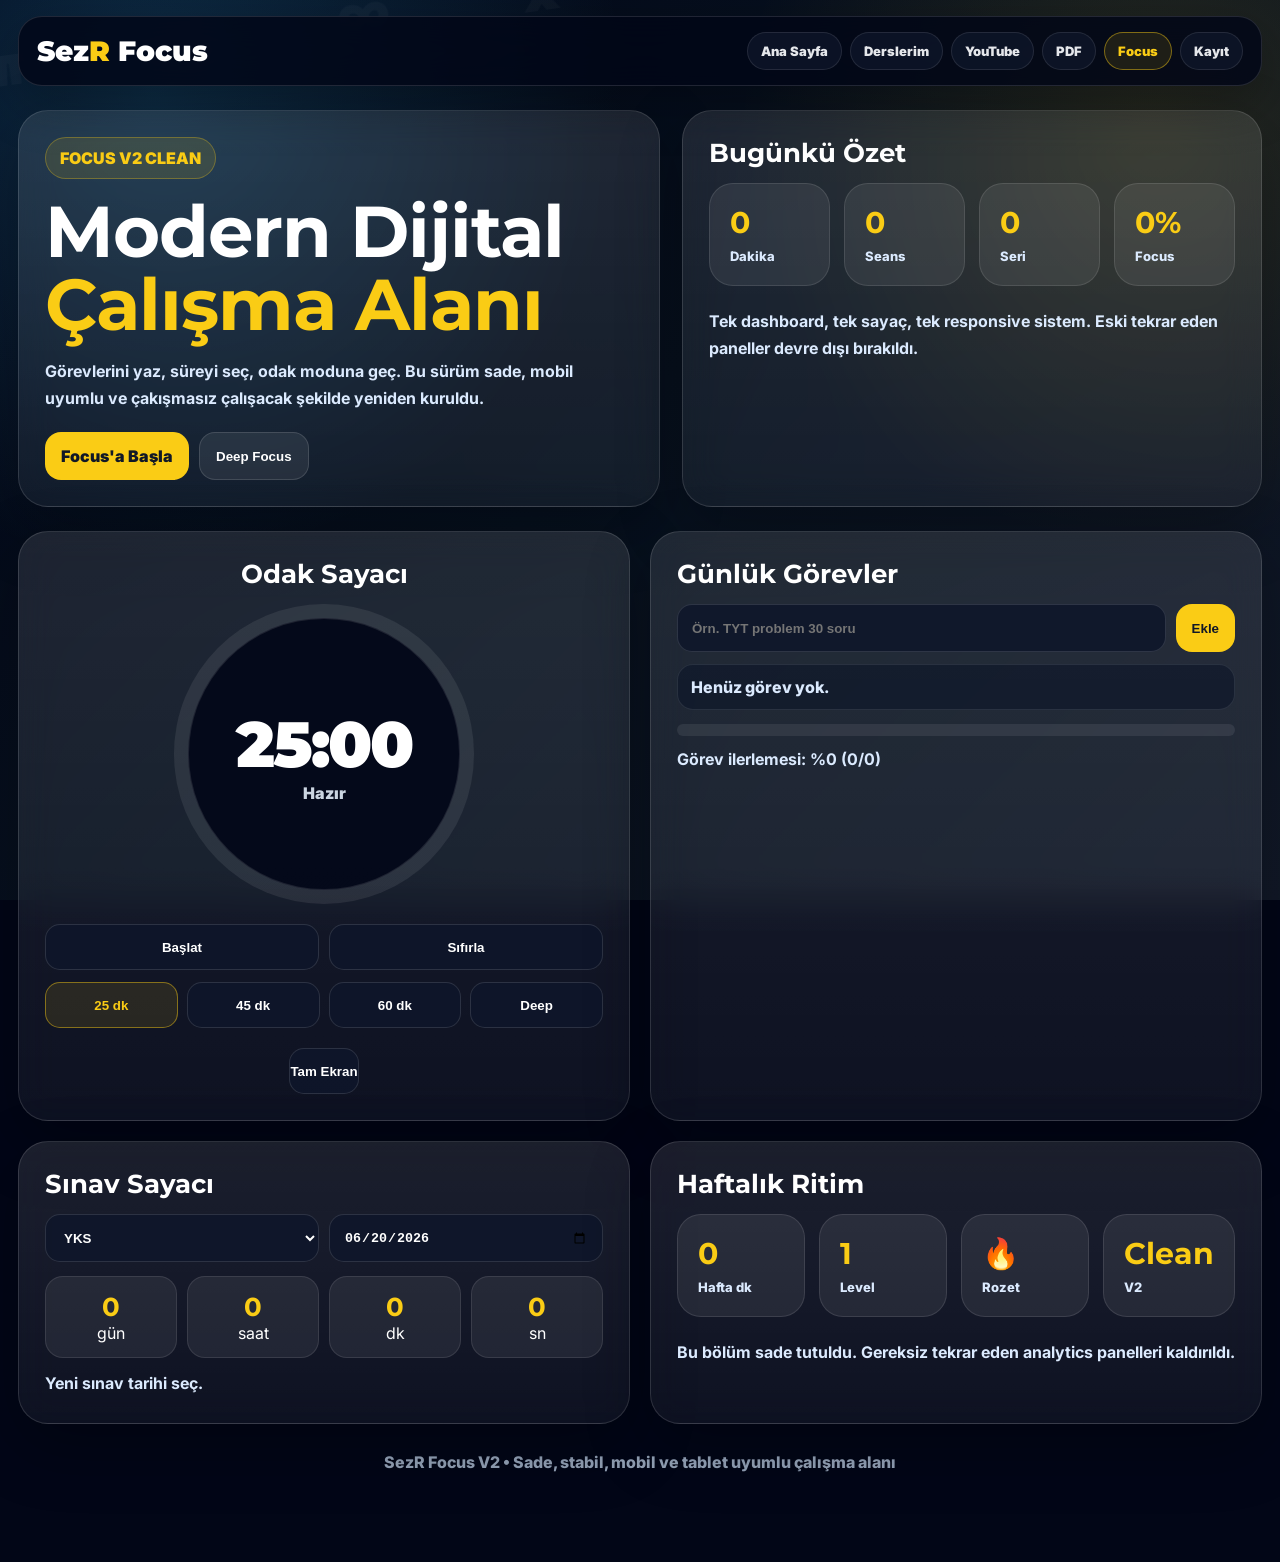
<file: focus.html>
<!DOCTYPE html>
<html lang="tr">
<head>
<meta charset="UTF-8">
<meta name="viewport" content="width=device-width, initial-scale=1.0">
<title>SezR Focus | Modern Dijital Matematik Akademisi</title>
<meta name="description" content="SezR Focus; görev, pomodoro, sınav sayacı ve çalışma takibi için sade, stabil ve mobil uyumlu odak sistemi.">
<meta name="theme-color" content="#020617">
<link rel="preconnect" href="https://fonts.googleapis.com">
<link href="https://fonts.googleapis.com/css2?family=Inter:wght@400;600;700;800;900&family=Montserrat:wght@700;800;900&display=swap" rel="stylesheet">
<style>
*{box-sizing:border-box;margin:0;padding:0}html{scroll-behavior:smooth}body{min-height:100vh;background:#020617;color:#fff;font-family:Inter,Arial,sans-serif;overflow-x:hidden}body:before{content:"";position:fixed;inset:0;z-index:-3;background:radial-gradient(circle at 12% 10%,rgba(56,189,248,.20),transparent 34%),radial-gradient(circle at 90% 15%,rgba(250,204,21,.12),transparent 30%),linear-gradient(135deg,#020617,#07111f 48%,#111827)}body:after{content:"∑  π  √  ∞  x²  f(x)  Δ  θ";position:fixed;inset:0;z-index:-2;white-space:pre-wrap;word-spacing:42px;line-height:120px;font-family:Montserrat;font-weight:900;font-size:46px;color:rgba(255,255,255,.028);pointer-events:none;transform:rotate(-8deg) scale(1.2)}.wrap{width:min(1280px,100%);margin:auto;padding:16px 18px 90px}.nav{position:sticky;top:10px;z-index:50;display:flex;align-items:center;justify-content:space-between;gap:16px;padding:15px 18px;border-radius:24px;background:rgba(2,6,23,.84);border:1px solid rgba(255,255,255,.12);backdrop-filter:blur(18px);box-shadow:0 18px 50px rgba(0,0,0,.28)}.brand{font-family:Montserrat;font-size:28px;font-weight:900}.brand span,.gold{color:#facc15}.links{display:flex;gap:8px;flex-wrap:wrap;justify-content:flex-end}.links a{color:#e5e7eb;text-decoration:none;font-weight:900;font-size:13px;padding:10px 13px;border-radius:999px;background:rgba(15,23,42,.78);border:1px solid rgba(255,255,255,.10)}.links a.active{color:#facc15;border-color:rgba(250,204,21,.45);background:rgba(250,204,21,.10)}.hero{display:grid;grid-template-columns:1.05fr .95fr;gap:22px;align-items:stretch;margin:24px 0}.card{border-radius:30px;background:linear-gradient(180deg,rgba(255,255,255,.105),rgba(255,255,255,.052));border:1px solid rgba(255,255,255,.13);box-shadow:0 22px 65px rgba(0,0,0,.28);backdrop-filter:blur(18px);padding:26px}.badge{display:inline-flex;padding:10px 14px;border-radius:999px;background:rgba(250,204,21,.11);border:1px solid rgba(250,204,21,.30);color:#facc15;font-weight:900;margin-bottom:16px}.hero h1{font-family:Montserrat;font-size:clamp(40px,6vw,72px);line-height:1.02;letter-spacing:-1px;margin-bottom:16px}.hero p,.muted{color:#dbeafe;line-height:1.7;font-weight:700}.actions{display:flex;gap:10px;flex-wrap:wrap;margin-top:20px}.btn,button{border:0;cursor:pointer;font-weight:900}.btn,button.primary{display:inline-flex;align-items:center;justify-content:center;min-height:48px;padding:0 16px;border-radius:16px;text-decoration:none;background:#facc15;color:#111827}.btn.alt,button.alt{background:rgba(255,255,255,.08);color:#fff;border:1px solid rgba(255,255,255,.13)}.dashboard{display:grid;grid-template-columns:repeat(4,1fr);gap:14px;margin-bottom:22px}.stat{padding:20px;border-radius:24px;background:rgba(255,255,255,.075);border:1px solid rgba(255,255,255,.11)}.stat b{display:block;font-family:Montserrat;color:#facc15;font-size:30px;margin-bottom:4px}.stat span{color:#dbeafe;font-weight:800;font-size:13px}.grid{display:grid;grid-template-columns:1fr 1fr;gap:20px}.timerBox{text-align:center}.timer{width:min(300px,76vw);height:min(300px,76vw);margin:0 auto 20px;border-radius:50%;display:grid;place-items:center;background:conic-gradient(#facc15 var(--deg,0deg),rgba(255,255,255,.08) 0deg);position:relative}.timer:after{content:"";position:absolute;inset:14px;border-radius:50%;background:rgba(2,6,23,.92);border:1px solid rgba(255,255,255,.1)}.time{position:relative;z-index:2;font-family:Montserrat;font-size:64px;font-weight:900;letter-spacing:-2px}.status{position:relative;z-index:2;color:#cbd5e1;font-weight:900}.row{display:grid;grid-template-columns:1fr 1fr;gap:10px}.modes{display:grid;grid-template-columns:repeat(4,1fr);gap:9px;margin-top:12px}.modes button,.row button,.smallBtn{min-height:46px;border-radius:15px;background:rgba(15,23,42,.86);color:#fff;border:1px solid rgba(255,255,255,.12)}.modes button.active{color:#facc15;border-color:rgba(250,204,21,.45);background:rgba(250,204,21,.10)}input,select{width:100%;min-height:48px;padding:0 14px;border-radius:15px;background:rgba(15,23,42,.86);border:1px solid rgba(255,255,255,.12);color:#fff;outline:none;font-weight:800}.inputRow{display:grid;grid-template-columns:1fr auto;gap:10px;margin:12px 0}.list{display:grid;gap:10px;margin-top:12px}.item{display:flex;justify-content:space-between;align-items:center;gap:10px;padding:12px 13px;border-radius:16px;background:rgba(15,23,42,.66);border:1px solid rgba(255,255,255,.09);color:#dbeafe;font-weight:800}.item.done{text-decoration:line-through;opacity:.65}.item button{min-height:34px;padding:0 10px;border-radius:10px;background:rgba(239,68,68,.14);color:#fecaca}.progress{height:12px;border-radius:999px;background:rgba(255,255,255,.08);overflow:hidden;margin-top:14px}.progress span{display:block;height:100%;width:0;background:linear-gradient(90deg,#22c55e,#facc15);border-radius:inherit}.sectionTitle{font-family:Montserrat;font-size:26px;margin-bottom:14px}.examGrid{display:grid;grid-template-columns:1fr 1fr;gap:10px}.count{display:grid;grid-template-columns:repeat(4,1fr);gap:10px;margin-top:14px}.count div{text-align:center;padding:14px;border-radius:18px;background:rgba(255,255,255,.07);border:1px solid rgba(255,255,255,.10)}.count b{display:block;color:#facc15;font-family:Montserrat;font-size:26px}.overlay{position:fixed;inset:0;z-index:200;display:none;place-items:center;background:radial-gradient(circle at 50% 15%,rgba(250,204,21,.12),rgba(2,6,23,.96));backdrop-filter:blur(18px);padding:20px}.overlay.show{display:grid}.overlay .time{font-size:clamp(70px,16vw,150px)}.overlayPanel{text-align:center}.overlayBtns{display:flex;gap:10px;justify-content:center;flex-wrap:wrap;margin-top:20px}.footerNote{text-align:center;color:#94a3b8;font-weight:800;margin-top:28px}.hidden{display:none!important}@media(max-width:1020px){.hero,.grid{grid-template-columns:1fr}.dashboard{grid-template-columns:repeat(2,1fr)}}@media(max-width:720px){.wrap{padding:0 12px 80px}.nav{top:0;border-radius:0 0 24px 24px;flex-direction:column;align-items:center;padding:18px 12px}.brand{font-size:36px;text-align:center}.links{display:grid;grid-template-columns:repeat(3,1fr);width:100%;gap:9px}.links a{display:flex;align-items:center;justify-content:center;min-height:48px;border-radius:16px;font-size:13px;padding:0}.hero{margin:16px 0}.card{padding:20px;border-radius:24px}.hero h1{font-size:44px;text-align:center}.hero p{text-align:center}.actions{justify-content:center}.dashboard{grid-template-columns:repeat(2,1fr);gap:10px}.stat{padding:16px}.stat b{font-size:24px}.row,.modes,.examGrid,.count{grid-template-columns:1fr}.inputRow{grid-template-columns:1fr}.time{font-size:52px}body:after{font-size:34px;line-height:92px;color:rgba(255,255,255,.018)}}@media(min-width:721px) and (max-width:1100px){.links a{font-size:12px;padding:9px 10px}.hero{grid-template-columns:1fr}.grid{grid-template-columns:1fr 1fr}.dashboard{grid-template-columns:repeat(4,1fr)}}
</style>
</head>
<body>
<div class="wrap">
<header class="nav"><div class="brand">Sez<span>R</span> Focus</div><nav class="links"><a href="index.html">Ana Sayfa</a><a href="dersler.html">Derslerim</a><a href="youtube.html">YouTube</a><a href="pdf.html">PDF</a><a class="active" href="focus.html">Focus</a><a href="iletisim.html">Kayıt</a></nav></header>
<section class="hero"><div class="card"><span class="badge">FOCUS V2 CLEAN</span><h1>Modern Dijital <span class="gold">Çalışma Alanı</span></h1><p>Görevlerini yaz, süreyi seç, odak moduna geç. Bu sürüm sade, mobil uyumlu ve çakışmasız çalışacak şekilde yeniden kuruldu.</p><div class="actions"><a class="btn" href="#app">Focus'a Başla</a><button class="btn alt" id="deepTop">Deep Focus</button></div></div><div class="card"><h2 class="sectionTitle">Bugünkü Özet</h2><div class="dashboard"><div class="stat"><b id="todayMin">0</b><span>Dakika</span></div><div class="stat"><b id="todayPom">0</b><span>Seans</span></div><div class="stat"><b id="streak">0</b><span>Seri</span></div><div class="stat"><b id="score">0%</b><span>Focus</span></div></div><p class="muted">Tek dashboard, tek sayaç, tek responsive sistem. Eski tekrar eden paneller devre dışı bırakıldı.</p></div></section>
<section id="app" class="grid"><div class="card timerBox"><h2 class="sectionTitle">Odak Sayacı</h2><div class="timer" id="ring"><div><div class="time" id="time">25:00</div><div class="status" id="status">Hazır</div></div></div><div class="row"><button class="primary" id="toggle">Başlat</button><button class="alt" id="reset">Sıfırla</button></div><div class="modes"><button class="active" data-min="25">25 dk</button><button data-min="45">45 dk</button><button data-min="60">60 dk</button><button data-min="120">Deep</button></div><div class="actions" style="justify-content:center"><button class="smallBtn" id="full">Tam Ekran</button></div></div><div class="card"><h2 class="sectionTitle">Günlük Görevler</h2><div class="inputRow"><input id="task" placeholder="Örn. TYT problem 30 soru"><button class="primary" id="add">Ekle</button></div><div class="list" id="tasks"></div><div class="progress"><span id="taskProg"></span></div><p class="muted" id="taskText" style="margin-top:10px">Görev ilerlemesi: %0</p></div></section>
<section class="grid" style="margin-top:20px"><div class="card"><h2 class="sectionTitle">Sınav Sayacı</h2><div class="examGrid"><select id="exam"><option value="YKS">YKS</option><option value="LGS">LGS</option><option value="KPSS">KPSS</option><option value="DGS">DGS</option></select><input id="examDate" type="date"></div><div class="count"><div><b id="d">0</b><span>gün</span></div><div><b id="h">0</b><span>saat</span></div><div><b id="m">0</b><span>dk</span></div><div><b id="s">0</b><span>sn</span></div></div><p class="muted" id="examAdvice" style="margin-top:12px">Sınav seç ve çalışmaya başla.</p></div><div class="card"><h2 class="sectionTitle">Haftalık Ritim</h2><div class="dashboard"><div class="stat"><b id="weekMin">0</b><span>Hafta dk</span></div><div class="stat"><b id="level">1</b><span>Level</span></div><div class="stat"><b>🔥</b><span>Rozet</span></div><div class="stat"><b>Clean</b><span>V2</span></div></div><p class="muted">Bu bölüm sade tutuldu. Gereksiz tekrar eden analytics panelleri kaldırıldı.</p></div></section>
<p class="footerNote">SezR Focus V2 • Sade, stabil, mobil ve tablet uyumlu çalışma alanı</p>
</div>
<div class="overlay" id="overlay"><div class="overlayPanel"><div class="time" id="otime">25:00</div><div class="status" id="ostatus">Deep Focus</div><div class="overlayBtns"><button class="primary" id="oclose">Çık</button><button class="alt" id="oreset">Sıfırla</button></div></div></div>
<script>
const $=q=>document.querySelector(q);const $$=q=>document.querySelectorAll(q);const storeKey='sezr_focus_v2';let data=JSON.parse(localStorage.getItem(storeKey)||'{"tasks":[],"todayMin":0,"pom":0,"date":""}');let total=1500,remain=1500,run=false,timer=null;function today(){return new Date().toISOString().slice(0,10)}function save(){data.date=today();localStorage.setItem(storeKey,JSON.stringify(data))}function fmt(x){let m=Math.floor(x/60),s=x%60;return String(m).padStart(2,'0')+':'+String(s).padStart(2,'0')}function render(){if(data.date!==today()){data.todayMin=0;data.pom=0;data.tasks=[];save()}$('#todayMin').textContent=data.todayMin||0;$('#todayPom').textContent=data.pom||0;$('#streak').textContent=(data.todayMin>0?1:0);$('#score').textContent=Math.min(100,Math.round((data.todayMin||0)/60*100))+'%';$('#weekMin').textContent=data.todayMin||0;$('#level').textContent=Math.max(1,Math.floor((data.todayMin||0)/60)+1);$('#time').textContent=fmt(remain);$('#otime').textContent=fmt(remain);$('#ring').style.setProperty('--deg',((total-remain)/total*360)+'deg');let list=$('#tasks');list.innerHTML='';data.tasks.forEach((t,i)=>{let el=document.createElement('div');el.className='item'+(t.done?' done':'');el.innerHTML='<span>'+t.text+'</span><button>Sil</button>';el.onclick=e=>{if(e.target.tagName!=='BUTTON'){data.tasks[i].done=!data.tasks[i].done;save();render()}};el.querySelector('button').onclick=e=>{e.stopPropagation();data.tasks.splice(i,1);save();render()};list.appendChild(el)});if(!data.tasks.length)list.innerHTML='<div class="item"><span>Henüz görev yok.</span></div>';let done=data.tasks.filter(x=>x.done).length,pct=data.tasks.length?Math.round(done/data.tasks.length*100):0;$('#taskProg').style.width=pct+'%';$('#taskText').textContent='Görev ilerlemesi: %'+pct+' ('+done+'/'+data.tasks.length+')'}function tick(){if(!run)return;remain--;if(remain<=0){run=false;clearInterval(timer);data.todayMin=(data.todayMin||0)+Math.round(total/60);data.pom=(data.pom||0)+1;remain=total;save();$('#status').textContent='Seans tamamlandı';$('#ostatus').textContent='Seans tamamlandı'}render()}$('#toggle').onclick=()=>{run=!run;$('#toggle').textContent=run?'Duraklat':'Başlat';$('#status').textContent=run?'Odaklanıyor':'Duraklatıldı';if(run){clearInterval(timer);timer=setInterval(tick,1000)}};$('#reset').onclick=()=>{run=false;clearInterval(timer);remain=total;$('#toggle').textContent='Başlat';$('#status').textContent='Hazır';render()};$$('.modes button').forEach(b=>b.onclick=()=>{$$('.modes button').forEach(x=>x.classList.remove('active'));b.classList.add('active');total=Number(b.dataset.min)*60;remain=total;run=false;$('#toggle').textContent='Başlat';render()});$('#add').onclick=()=>{let v=$('#task').value.trim();if(!v)return;data.tasks.push({text:v,done:false});$('#task').value='';save();render()};$('#task').addEventListener('keydown',e=>{if(e.key==='Enter')$('#add').click()});function examDefaults(){return{YKS:'2026-06-20',LGS:'2026-06-14',KPSS:'2026-09-06',DGS:'2026-07-19'}}$('#exam').onchange=()=>{$('#examDate').value=examDefaults()[$('#exam').value];saveExam()};$('#examDate').onchange=saveExam;function saveExam(){localStorage.setItem('sezr_exam_v2',JSON.stringify({e:$('#exam').value,d:$('#examDate').value}))}function loadExam(){let x=JSON.parse(localStorage.getItem('sezr_exam_v2')||'{}');$('#exam').value=x.e||'YKS';$('#examDate').value=x.d||examDefaults()[$('#exam').value]}function renderExam(){let diff=new Date($('#examDate').value+'T10:00:00').getTime()-Date.now();if(diff<0)diff=0;let sec=Math.floor(diff/1000);$('#d').textContent=Math.floor(sec/86400);$('#h').textContent=Math.floor(sec%86400/3600);$('#m').textContent=Math.floor(sec%3600/60);$('#s').textContent=sec%60;$('#examAdvice').textContent=sec?'Bugün en az bir focus seansı hedefle.':'Yeni sınav tarihi seç.'}$('#full').onclick=()=>{$('#overlay').classList.add('show');document.documentElement.requestFullscreen?.()};$('#deepTop').onclick=()=>{$('#overlay').classList.add('show');document.documentElement.requestFullscreen?.()};$('#oclose').onclick=()=>{$('#overlay').classList.remove('show');if(document.fullscreenElement)document.exitFullscreen()};$('#oreset').onclick=()=>{$('#reset').click()};loadExam();render();renderExam();setInterval(renderExam,1000);
</script>
</body>
</html>
</file>
